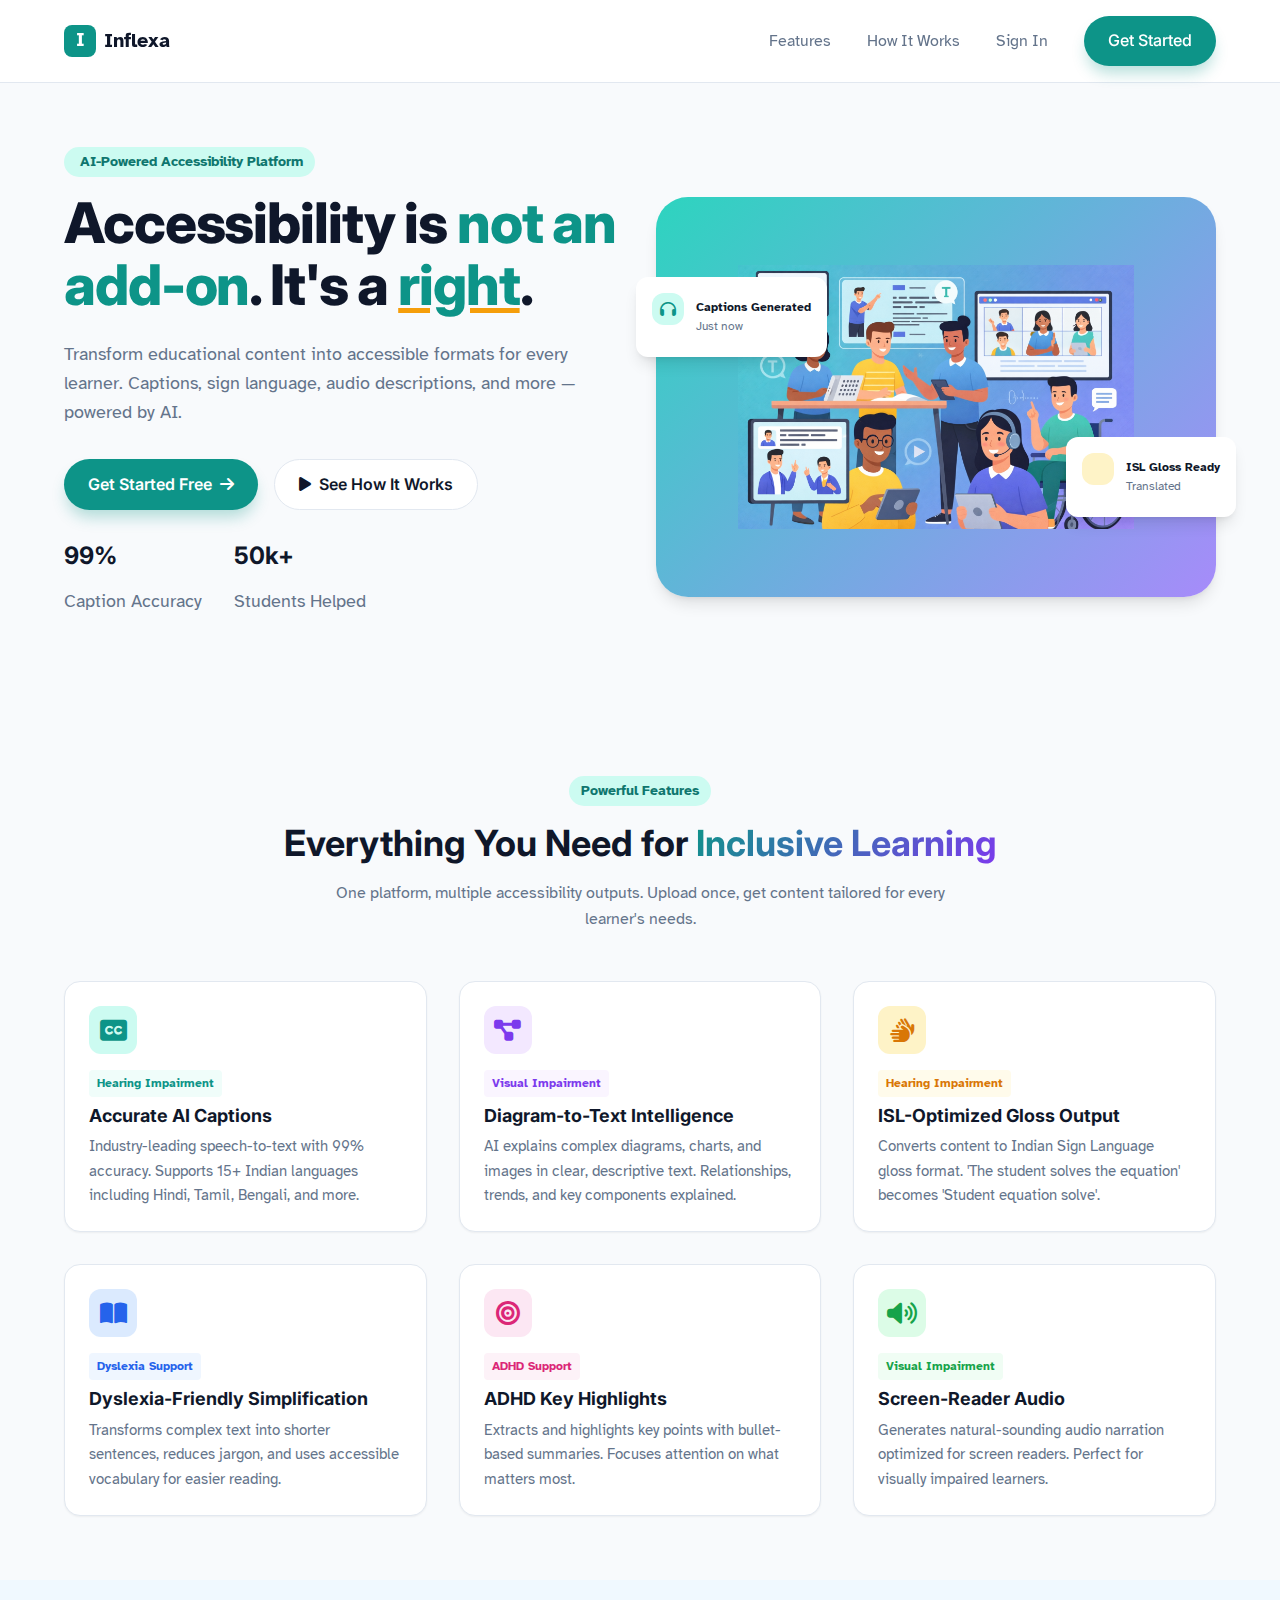
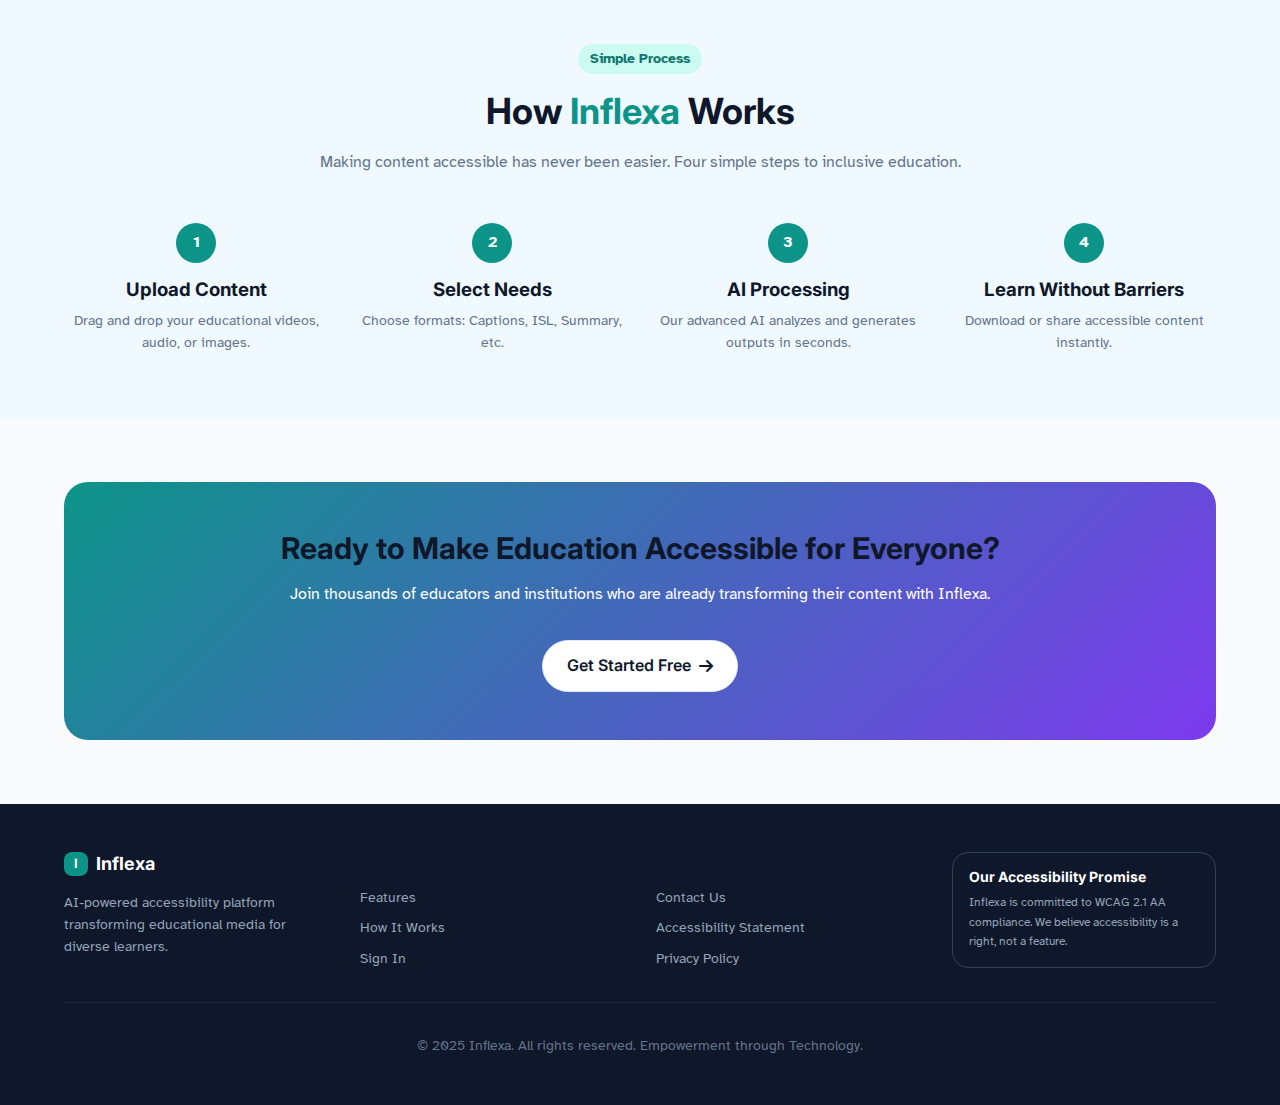
<file: frontend/index.html>
<!DOCTYPE html>
<html lang="en">
  <head>
    <meta charset="UTF-8" />
    <meta name="viewport" content="width=device-width, initial-scale=1.0" />
    <title>Inflexa | AI-Powered Accessibility Platform</title>
    <link rel="stylesheet" href="style.css" />
    <!-- FontAwesome for Icons -->
    <link
      rel="stylesheet"
      href="https://cdnjs.cloudflare.com/ajax/libs/font-awesome/6.4.0/css/all.min.css"
    />
  </head>

  <body>
    <!-- Navbar -->
    <nav class="navbar">
      <div class="container flex justify-between items-center">
        <a href="#" class="nav-logo">
          <div class="nav-logo-icon">I</div>
          Inflexa
        </a>
        <div class="nav-links">
          <a href="#features">Features</a>
          <a href="#how-it-works">How It Works</a>
          <a href="login.html">Sign In</a>
          <a href="signup.html" class="btn btn-primary ml-4">Get Started</a>
        </div>
        <!-- Mobile Menu Icon could go here -->
      </div>
    </nav>

    <!-- Hero Section -->
    <section class="hero">
      <div class="container grid grid-cols-2 items-center gap-8">
        <div class="hero-content">
          <span class="hero-badge"
            ><i class="fas fa-sparkles"></i> AI-Powered Accessibility
            Platform</span
          >
          <h1>
            Accessibility is <span class="text-primary">not an add-on</span>.
            It's a
            <span
              class="text-primary"
              style="
                text-decoration: underline;
                text-decoration-color: var(--accent);
              "
              >right</span
            >.
          </h1>
          <p>
            Transform educational content into accessible formats for every
            learner. Captions, sign language, audio descriptions, and more —
            powered by AI.
          </p>
          <div class="flex gap-4">
            <a href="signup.html" class="btn btn-primary"
              >Get Started Free <i class="fas fa-arrow-right ml-2"></i
            ></a>
            <a href="#how-it-works" class="btn btn-secondary"
              ><i class="fas fa-play mr-2"></i> See How It Works</a
            >
          </div>
          <div class="mt-8 flex gap-8">
            <div>
              <h3 class="text-2xl font-bold">99%</h3>
              <p class="text-sm text-muted">Caption Accuracy</p>
            </div>
            <div>
              <h3 class="text-2xl font-bold">50k+</h3>
              <p class="text-sm text-muted">Students Helped</p>
            </div>
          </div>
        </div>

        <div class="hero-image">
          <div class="hero-card">
            <img
              src="image.png"
              alt="Accessible Education Illustration"
              style="width: 80%; height: auto"
            />

            <!-- Floating Cards -->
            <div class="floating-card float-1">
              <div
                class="feature-icon"
                style="width: 32px; height: 32px; font-size: 1rem"
              >
                <i class="fas fa-headphones"></i>
              </div>
              <div>
                <div class="text-xs font-bold">Captions Generated</div>
                <div class="text-xs text-muted">Just now</div>
              </div>
            </div>

            <div class="floating-card float-2">
              <div
                class="feature-icon"
                style="
                  width: 32px;
                  height: 32px;
                  font-size: 1rem;
                  background: #fef3c7;
                  color: #d97706;
                "
              >
                <i class="fas fa-hands-sign-language"></i>
              </div>
              <div>
                <div class="text-xs font-bold">ISL Gloss Ready</div>
                <div class="text-xs text-muted">Translated</div>
              </div>
            </div>
          </div>
        </div>
      </div>
    </section>

    <!-- Features Section -->
    <section id="features" class="features">
      <div class="container">
        <div class="text-center mb-12">
          <span class="hero-badge">Powerful Features</span>
          <h2 class="text-4xl font-bold mb-4">
            Everything You Need for
            <span class="text-gradient">Inclusive Learning</span>
          </h2>
          <p class="text-muted max-w-2xl mx-auto">
            One platform, multiple accessibility outputs. Upload once, get
            content tailored for every learner's needs.
          </p>
        </div>

        <div class="grid grid-cols-3 gap-8">
          <!-- Feature 1 -->
          <div class="card">
            <div class="feature-icon">
              <i class="fas fa-closed-captioning"></i>
            </div>
            <span
              class="text-xs font-bold text-primary bg-teal-50 px-2 py-1 rounded mb-2 inline-block"
              >Hearing Impairment</span
            >
            <h3 class="feature-title">Accurate AI Captions</h3>
            <p class="feature-desc">
              Industry-leading speech-to-text with 99% accuracy. Supports 15+
              Indian languages including Hindi, Tamil, Bengali, and more.
            </p>
          </div>

          <!-- Feature 2 -->
          <div class="card">
            <div
              class="feature-icon"
              style="background: #f3e8ff; color: #7c3aed"
            >
              <i class="fas fa-project-diagram"></i>
            </div>
            <span
              class="text-xs font-bold text-purple-600 bg-purple-50 px-2 py-1 rounded mb-2 inline-block"
              >Visual Impairment</span
            >
            <h3 class="feature-title">Diagram-to-Text Intelligence</h3>
            <p class="feature-desc">
              AI explains complex diagrams, charts, and images in clear,
              descriptive text. Relationships, trends, and key components
              explained.
            </p>
          </div>

          <!-- Feature 3 -->
          <div class="card">
            <div
              class="feature-icon"
              style="background: #fef3c7; color: #d97706"
            >
              <i class="fas fa-hands"></i>
            </div>
            <span
              class="text-xs font-bold text-amber-600 bg-amber-50 px-2 py-1 rounded mb-2 inline-block"
              >Hearing Impairment</span
            >
            <h3 class="feature-title">ISL-Optimized Gloss Output</h3>
            <p class="feature-desc">
              Converts content to Indian Sign Language gloss format. 'The
              student solves the equation' becomes 'Student equation solve'.
            </p>
          </div>

          <!-- Feature 4 -->
          <div class="card">
            <div
              class="feature-icon"
              style="background: #dbeafe; color: #2563eb"
            >
              <i class="fas fa-book-open"></i>
            </div>
            <span
              class="text-xs font-bold text-blue-600 bg-blue-50 px-2 py-1 rounded mb-2 inline-block"
              >Dyslexia Support</span
            >
            <h3 class="feature-title">Dyslexia-Friendly Simplification</h3>
            <p class="feature-desc">
              Transforms complex text into shorter sentences, reduces jargon,
              and uses accessible vocabulary for easier reading.
            </p>
          </div>

          <!-- Feature 5 -->
          <div class="card">
            <div
              class="feature-icon"
              style="background: #fce7f3; color: #db2777"
            >
              <i class="fas fa-bullseye"></i>
            </div>
            <span
              class="text-xs font-bold text-pink-600 bg-pink-50 px-2 py-1 rounded mb-2 inline-block"
              >ADHD Support</span
            >
            <h3 class="feature-title">ADHD Key Highlights</h3>
            <p class="feature-desc">
              Extracts and highlights key points with bullet-based summaries.
              Focuses attention on what matters most.
            </p>
          </div>

          <!-- Feature 6 -->
          <div class="card">
            <div
              class="feature-icon"
              style="background: #dcfce7; color: #16a34a"
            >
              <i class="fas fa-volume-up"></i>
            </div>
            <span
              class="text-xs font-bold text-green-600 bg-green-50 px-2 py-1 rounded mb-2 inline-block"
              >Visual Impairment</span
            >
            <h3 class="feature-title">Screen-Reader Audio</h3>
            <p class="feature-desc">
              Generates natural-sounding audio narration optimized for screen
              readers. Perfect for visually impaired learners.
            </p>
          </div>
        </div>
      </div>
    </section>

    <!-- How It Works -->
    <section id="how-it-works" class="steps">
      <div class="container">
        <div class="text-center mb-12">
          <span class="hero-badge">Simple Process</span>
          <h2 class="text-4xl font-bold mb-4">
            How <span class="text-primary">Inflexa</span> Works
          </h2>
          <p class="text-muted">
            Making content accessible has never been easier. Four simple steps
            to inclusive education.
          </p>
        </div>

        <div class="grid grid-cols-4 gap-8">
          <div class="text-center step-item">
            <div class="step-number">1</div>
            <h3 class="font-bold mb-2">Upload Content</h3>
            <p class="text-sm text-muted">
              Drag and drop your educational videos, audio, or images.
            </p>
          </div>
          <div class="text-center step-item">
            <div class="step-number">2</div>
            <h3 class="font-bold mb-2">Select Needs</h3>
            <p class="text-sm text-muted">
              Choose formats: Captions, ISL, Summary, etc.
            </p>
          </div>
          <div class="text-center step-item">
            <div class="step-number">3</div>
            <h3 class="font-bold mb-2">AI Processing</h3>
            <p class="text-sm text-muted">
              Our advanced AI analyzes and generates outputs in seconds.
            </p>
          </div>
          <div class="text-center step-item">
            <div class="step-number">4</div>
            <h3 class="font-bold mb-2">Learn Without Barriers</h3>
            <p class="text-sm text-muted">
              Download or share accessible content instantly.
            </p>
          </div>
        </div>
      </div>
    </section>

    <!-- CTA Section -->
    <section class="py-16">
      <div class="container">
        <div
          class="bg-gradient-to-r from-teal-500 to-indigo-600 rounded-3xl p-12 text-center text-white relative overflow-hidden"
          style="background: linear-gradient(135deg, #0d9488, #7c3aed)"
        >
          <div class="relative z-10">
            <h2 class="text-3xl font-bold mb-4">
              Ready to Make Education Accessible for Everyone?
            </h2>
            <p class="mb-8 opacity-90">
              Join thousands of educators and institutions who are already
              transforming their content with Inflexa.
            </p>
            <div class="flex justify-center gap-4">
              <a href="signup.html" class="btn btn-secondary text-primary"
                >Get Started Free <i class="fas fa-arrow-right ml-2"></i
              ></a>
            </div>
          </div>
        </div>
      </div>
    </section>

    <!-- Footer -->
    <footer>
      <div class="container">
        <div class="grid grid-cols-4 gap-8 mb-8">
          <div>
            <h3
              class="text-white font-bold text-lg mb-4 flex items-center gap-2"
            >
              <div
                class="nav-logo-icon"
                style="width: 24px; height: 24px; font-size: 0.8rem"
              >
                I
              </div>
              Inflexa
            </h3>
            <p class="text-sm text-gray-400">
              AI-powered accessibility platform transforming educational media
              for diverse learners.
            </p>
          </div>
          <div>
            <h4 class="font-bold mb-4">Platform</h4>
            <ul class="text-sm space-y-2">
              <li><a href="#features">Features</a></li>
              <li><a href="#how-it-works">How It Works</a></li>
              <li><a href="login.html">Sign In</a></li>
            </ul>
          </div>
          <div>
            <h4 class="font-bold mb-4">Support</h4>
            <ul class="text-sm space-y-2">
              <li><a href="#">Contact Us</a></li>
              <li><a href="#">Accessibility Statement</a></li>
              <li><a href="#">Privacy Policy</a></li>
            </ul>
          </div>
          <div>
            <div class="p-4 border border-gray-700 rounded-lg">
              <h4 class="font-bold mb-2 text-sm text-white">
                Our Accessibility Promise
              </h4>
              <p class="text-xs text-gray-400">
                Inflexa is committed to WCAG 2.1 AA compliance. We believe
                accessibility is a right, not a feature.
              </p>
            </div>
          </div>
        </div>
        <div
          class="border-t border-gray-800 pt-8 text-center text-sm text-gray-500"
        >
          &copy; 2025 Inflexa. All rights reserved. Empowerment through
          Technology.
        </div>
      </div>
    </footer>

    <script src="main.js"></script>
  </body>
</html>
</file>
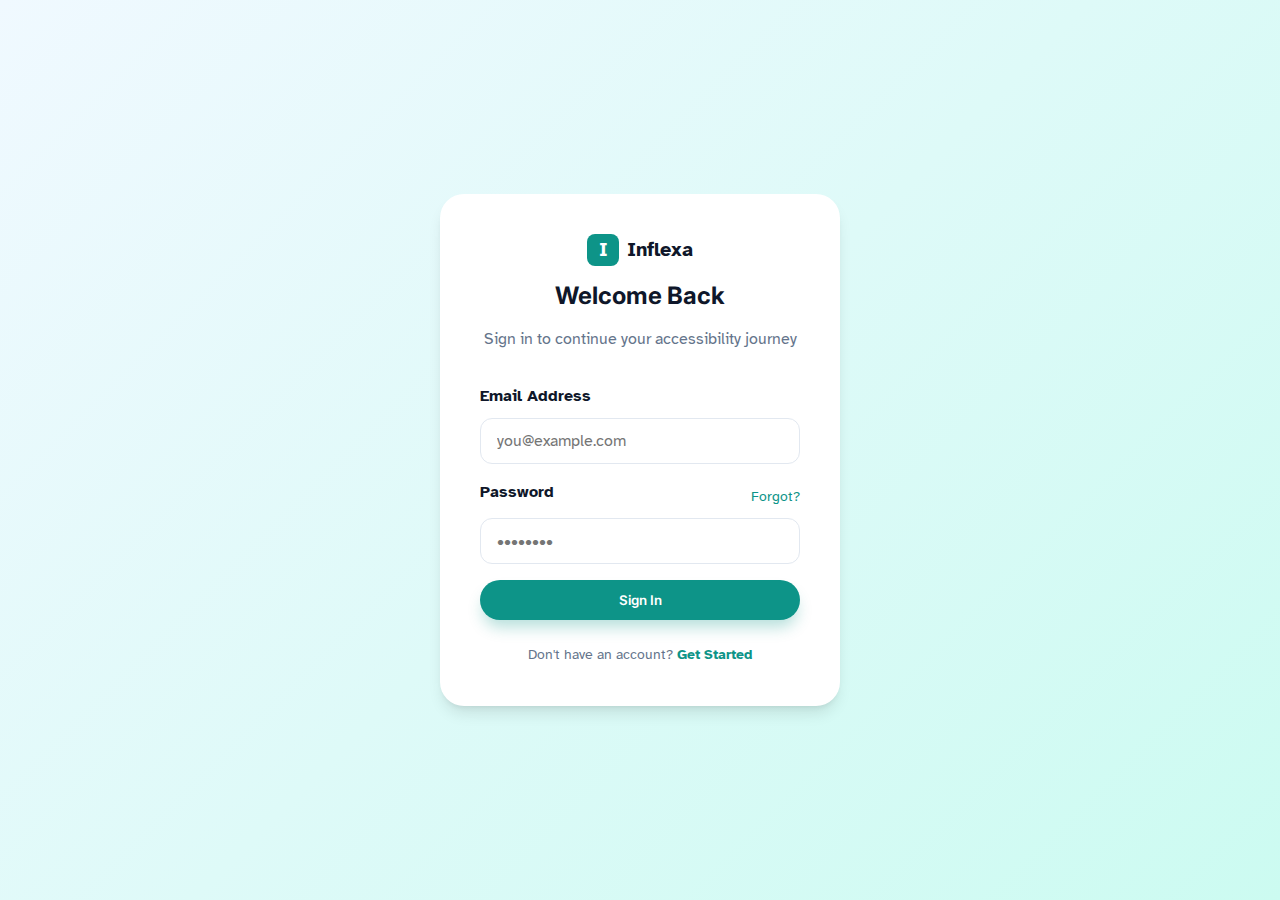
<file: frontend/login.html>
<!DOCTYPE html>
<html lang="en">

<head>
    <meta charset="UTF-8">
    <meta name="viewport" content="width=device-width, initial-scale=1.0">
    <title>Sign In - Inflexa</title>
    <link rel="stylesheet" href="style.css">
</head>

<body>
    <div class="auth-container">
        <div class="auth-card">
            <div class="text-center mb-8">
                <a href="index.html" class="nav-logo justify-center mb-4">
                    <div class="nav-logo-icon">I</div>
                    Inflexa
                </a>
                <h2 class="text-2xl font-bold">Welcome Back</h2>
                <p class="text-muted">Sign in to continue your accessibility journey</p>
            </div>

            <form id="loginForm">
                <div class="form-group">
                    <label class="form-label" for="email">Email Address</label>
                    <input type="email" id="email" class="form-input" placeholder="you@example.com" required>
                </div>
                <div class="form-group">
                    <div class="flex justify-between items-center mb-1">
                        <label class="form-label mb-0" for="password">Password</label>
                        <a href="#" class="text-sm text-primary">Forgot?</a>
                    </div>
                    <input type="password" id="password" class="form-input" placeholder="••••••••" required>
                </div>
                <button type="submit" class="btn btn-primary w-full" style="width: 100%;">Sign In</button>
            </form>

            <div class="mt-6 text-center text-sm text-muted">
                Don't have an account? <a href="signup.html" class="text-primary font-semibold">Get Started</a>
            </div>
        </div>
    </div>
    <script src="main.js"></script>
</body>

</html>
</file>
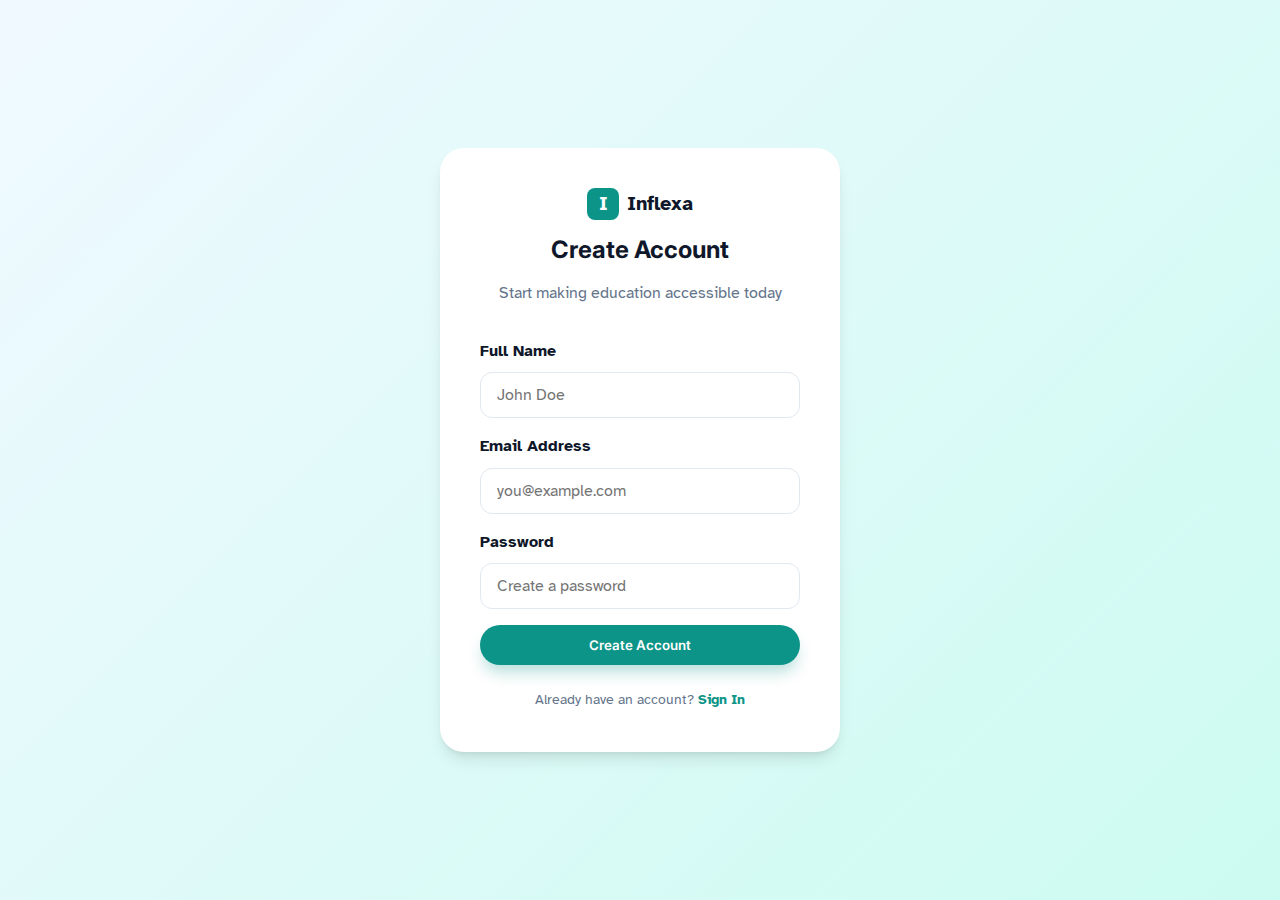
<file: frontend/signup.html>
<!DOCTYPE html>
<html lang="en">

<head>
    <meta charset="UTF-8">
    <meta name="viewport" content="width=device-width, initial-scale=1.0">
    <title>Sign Up - Inflexa</title>
    <link rel="stylesheet" href="style.css">
</head>

<body>
    <div class="auth-container">
        <div class="auth-card">
            <div class="text-center mb-8">
                <a href="index.html" class="nav-logo justify-center mb-4">
                    <div class="nav-logo-icon">I</div>
                    Inflexa
                </a>
                <h2 class="text-2xl font-bold">Create Account</h2>
                <p class="text-muted">Start making education accessible today</p>
            </div>

            <form id="signupForm">
                <div class="form-group">
                    <label class="form-label" for="name">Full Name</label>
                    <input type="text" id="name" class="form-input" placeholder="John Doe" required>
                </div>
                <div class="form-group">
                    <label class="form-label" for="email">Email Address</label>
                    <input type="email" id="email" class="form-input" placeholder="you@example.com" required>
                </div>
                <div class="form-group">
                    <label class="form-label" for="password">Password</label>
                    <input type="password" id="password" class="form-input" placeholder="Create a password" required>
                </div>
                <button type="submit" class="btn btn-primary w-full" style="width: 100%;">Create Account</button>
            </form>

            <div class="mt-6 text-center text-sm text-muted">
                Already have an account? <a href="login.html" class="text-primary font-semibold">Sign In</a>
            </div>
        </div>
    </div>
    <script src="main.js"></script>
</body>

</html>
</file>
<file: frontend/style.css>
/* =========================================
   Inflexa Design System
   Theme: Inclusive EdTech (Teal/Cyan)
   ========================================= */

@import url('https://fonts.googleapis.com/css2?family=Atkinson+Hyperlegible:ital,wght@0,400;0,700;1,400;1,700&family=Inter:wght@400;500;600;700&display=swap');

:root {
    /* Brand Colors */
    --primary: #0D9488;
    /* Teal 600 */
    --primary-dark: #0F766E;
    /* Teal 700 */
    --primary-light: #CCFBF1;
    /* Teal 100 */

    --secondary: #7C3AED;
    /* Violet 600 */
    --secondary-light: #EDE9FE;

    --accent: #F59E0B;
    /* Amber 500 */
    --danger: #EF4444;

    /* Neutrals */
    --bg-body: #F8FAFC;
    /* Slate 50 */
    --bg-surface: #FFFFFF;
    --text-main: #0F172A;
    /* Slate 900 */
    --text-muted: #64748B;
    /* Slate 500 */
    --border: #E2E8F0;
    /* Slate 200 */

    /* Typography */
    --font-heading: 'Inter', sans-serif;
    --font-body: 'Atkinson Hyperlegible', sans-serif;

    /* Shadows */
    --shadow-sm: 0 1px 2px 0 rgb(0 0 0 / 0.05);
    --shadow-md: 0 4px 6px -1px rgb(0 0 0 / 0.1), 0 2px 4px -2px rgb(0 0 0 / 0.1);
    --shadow-lg: 0 10px 15px -3px rgb(0 0 0 / 0.1), 0 4px 6px -4px rgb(0 0 0 / 0.1);
    --shadow-primary: 0 10px 15px -3px rgba(13, 148, 136, 0.3);

    /* Spacing */
    --container-width: 1200px;
    --radius-sm: 0.375rem;
    --radius-md: 0.75rem;
    --radius-lg: 1rem;
    --radius-pill: 9999px;
}

/* =========================================
   Reset & Base
   ========================================= */
* {
    box-sizing: border-box;
    margin: 0;
    padding: 0;
}

body {
    font-family: var(--font-body);
    background-color: var(--bg-body);
    color: var(--text-main);
    line-height: 1.6;
    overflow-x: hidden;
}

h1,
h2,
h3,
h4,
h5,
h6 {
    font-family: var(--font-heading);
    line-height: 1.2;
    color: var(--text-main);
    margin-bottom: 1rem;
}

a {
    text-decoration: none;
    color: inherit;
    transition: color 0.2s;
}

ul {
    list-style: none;
}

img {
    max-width: 100%;
    display: block;
}

button,
input,
textarea {
    font-family: inherit;
}

/* =========================================
   Utilities (Tailwind-like)
   ========================================= */
.container {
    max-width: var(--container-width);
    margin: 0 auto;
    padding: 0 1.5rem;
}

/* Layout */
.flex {
    display: flex;
}

.flex-col {
    flex-direction: column;
}

.items-center {
    align-items: center;
}

.justify-between {
    justify-content: space-between;
}

.justify-center {
    justify-content: center;
}

.flex-1 {
    flex: 1 1 0%;
}

.wrap {
    flex-wrap: wrap;
}

.hidden {
    display: none !important;
}

.block {
    display: block;
}

.inline-block {
    display: inline-block;
}

.relative {
    position: relative;
}

.absolute {
    position: absolute;
}

.z-10 {
    z-index: 10;
}

.overflow-hidden {
    overflow: hidden;
}

/* Grid */
.grid {
    display: grid;
}

.grid-cols-2 {
    grid-template-columns: repeat(2, 1fr);
}

.grid-cols-3 {
    grid-template-columns: repeat(3, 1fr);
}

.grid-cols-4 {
    grid-template-columns: repeat(4, 1fr);
}

.col-span-2 {
    grid-column: span 2;
}

.gap-2 {
    gap: 0.5rem;
}

.gap-4 {
    gap: 1rem;
}

.gap-8 {
    gap: 2rem;
}

/* Spacing (Margin/Padding) */
.m-0 {
    margin: 0;
}

.m-auto {
    margin: auto;
}

.mx-auto {
    margin-left: auto;
    margin-right: auto;
}

.mt-auto {
    margin-top: auto;
}

.mb-0 {
    margin-bottom: 0;
}

.mb-1 {
    margin-bottom: 0.25rem;
}

.mb-2 {
    margin-bottom: 0.5rem;
}

.mb-4 {
    margin-bottom: 1rem;
}

.mb-6 {
    margin-bottom: 1.5rem;
}

.mb-8 {
    margin-bottom: 2rem;
}

.mb-12 {
    margin-bottom: 3rem;
}

.mt-2 {
    margin-top: 0.5rem;
}

.mt-4 {
    margin-top: 1rem;
}

.mt-6 {
    margin-top: 1.5rem;
}

.mt-8 {
    margin-top: 2rem;
}

.ml-2 {
    margin-left: 0.5rem;
}

.ml-4 {
    margin-left: 1rem;
}

.mr-2 {
    margin-right: 0.5rem;
}

.p-2 {
    padding: 0.5rem;
}

.p-3 {
    padding: 0.75rem;
}

.p-4 {
    padding: 1rem;
}

.p-8 {
    padding: 2rem;
}

.p-12 {
    padding: 3rem;
}

.px-2 {
    padding-left: 0.5rem;
    padding-right: 0.5rem;
}

.px-3 {
    padding-left: 0.75rem;
    padding-right: 0.75rem;
}

.py-1 {
    padding-top: 0.25rem;
    padding-bottom: 0.25rem;
}

.py-12 {
    padding-top: 3rem;
    padding-bottom: 3rem;
}

.py-16 {
    padding-top: 4rem;
    padding-bottom: 4rem;
}

.pt-6 {
    padding-top: 1.5rem;
}

.pt-8 {
    padding-top: 2rem;
}

/* Typography */
.text-center {
    text-align: center;
}

.uppercase {
    text-transform: uppercase;
}

.font-bold {
    font-weight: 700;
}

.font-semibold {
    font-weight: 600;
}

.text-xs {
    font-size: 0.75rem;
}

.text-sm {
    font-size: 0.875rem;
}

.text-base {
    font-size: 1rem;
}

.text-lg {
    font-size: 1.125rem;
}

.text-xl {
    font-size: 1.25rem;
}

.text-2xl {
    font-size: 1.5rem;
}

.text-3xl {
    font-size: 1.875rem;
}

.text-4xl {
    font-size: 2.25rem;
}

.text-primary {
    color: var(--primary);
}

.text-danger {
    color: var(--danger);
}

.text-muted {
    color: var(--text-muted);
}

.text-white {
    color: white;
}

.text-gray-400 {
    color: #94A3B8;
}

.text-gray-500 {
    color: #64748B;
}

.text-gray-700 {
    color: #334155;
}

.text-teal-600 {
    color: #0D9488;
}

.text-teal-700 {
    color: #0F766E;
}

.text-purple-600 {
    color: #7C3AED;
}

.text-amber-600 {
    color: #D97706;
}

.text-blue-600 {
    color: #2563EB;
}

.text-pink-600 {
    color: #DB2777;
}

.text-green-600 {
    color: #16A34A;
}

.text-gradient {
    background: linear-gradient(135deg, var(--primary) 0%, var(--secondary) 100%);
    -webkit-background-clip: text;
    background-clip: text;
    -webkit-text-fill-color: transparent;
}

/* Backgrounds */
.bg-white {
    background-color: white;
}

.bg-gray-50 {
    background-color: #F8FAFC;
}

.bg-gray-200 {
    background-color: #E2E8F0;
}

.bg-teal-50 {
    background-color: #F0FDFA;
}

.bg-teal-100 {
    background-color: #CCFBF1;
}

.bg-purple-50 {
    background-color: #FAF5FF;
}

.bg-amber-50 {
    background-color: #FFFBEB;
}

.bg-blue-50 {
    background-color: #EFF6FF;
}

.bg-pink-50 {
    background-color: #FDF2F8;
}

.bg-green-50 {
    background-color: #F0FDF4;
}

.hover\:bg-gray-50:hover {
    background-color: #F8FAFC;
}

/* Borders & Sizing */
.border {
    border: 1px solid var(--border);
}

.border-t {
    border-top: 1px solid var(--border);
}

.border-gray-100 {
    border-color: #F1F5F9;
}

.border-gray-200 {
    border-color: #E2E8F0;
}

.border-gray-700 {
    border-color: #334155;
}

.border-gray-800 {
    border-color: #1E293B;
}

.rounded {
    border-radius: 0.25rem;
}

.rounded-md {
    border-radius: var(--radius-md);
}

.rounded-lg {
    border-radius: var(--radius-lg);
}

.rounded-3xl {
    border-radius: 1.5rem;
}

.rounded-full {
    border-radius: 9999px;
}

.w-full {
    width: 100%;
}

.w-5 {
    width: 1.25rem;
}

.w-8 {
    width: 2rem;
}

.w-10 {
    width: 2.5rem;
}

.h-5 {
    height: 1.25rem;
}

.h-8 {
    height: 2rem;
}

.h-10 {
    height: 2.5rem;
}

.h-px {
    height: 1px;
}

.max-w-2xl {
    max-width: 42rem;
}

.cursor-pointer {
    cursor: pointer;
}

.space-y-2> :not([hidden])~ :not([hidden]) {
    margin-top: 0.5rem;
}

.space-y-3> :not([hidden])~ :not([hidden]) {
    margin-top: 0.75rem;
}

/* =========================================
   Components
   ========================================= */

/* Buttons */
.btn {
    display: inline-flex;
    align-items: center;
    justify-content: center;
    padding: 0.75rem 1.5rem;
    border-radius: var(--radius-pill);
    font-weight: 600;
    cursor: pointer;
    transition: all 0.2s ease;
    border: none;
    font-family: var(--font-heading);
    text-decoration: none;
}

.btn-sm {
    padding: 0.5rem 1rem;
    font-size: 0.875rem;
}

.btn-primary {
    background-color: var(--primary);
    color: white !important;
    /* Ensure visibility against any link overrides */
    box-shadow: var(--shadow-primary);
}

.btn-primary:hover {
    background-color: var(--primary-dark);
    transform: translateY(-1px);
}

.btn-secondary {
    background-color: white;
    color: var(--text-main);
    border: 1px solid var(--border);
}

.btn-secondary:hover {
    background-color: var(--bg-body);
    border-color: var(--text-muted);
}

.btn-outline {
    background: transparent;
    color: var(--primary);
    border: 2px solid var(--primary);
}

.btn-outline:hover {
    background: var(--primary-light);
}

/* Cards */
.card {
    background: var(--bg-surface);
    border-radius: var(--radius-lg);
    padding: 1.5rem;
    box-shadow: var(--shadow-sm);
    border: 1px solid var(--border);
    transition: transform 0.2s, box-shadow 0.2s;
}

.card:hover {
    transform: translateY(-2px);
    box-shadow: var(--shadow-md);
}

/* =========================================
   Professional Split-Layout Results
   ========================================= */

.results-section-container {
    max-width: 1400px;
    /* Wider for split view */
    margin: 0 auto;
}

.results-split-layout {
    display: grid;
    grid-template-columns: 45% 55%;
    /* Diagram takes 45%, Text 55% */
    gap: 2.5rem;
    align-items: start;
    position: relative;
}

/* Sticky Column for Visuals */
.sticky-column {
    position: sticky;
    top: 6rem;
    /* Below navbar */
    height: fit-content;
    max-height: calc(100vh - 8rem);
    overflow-y: auto;
}

/* Clean Cards (Glass/Apple Aesthetic) */
.card-professional {
    background: white;
    border-radius: 1rem;
    border: none;
    /* No hard border */
    box-shadow: 0 4px 6px -1px rgba(0, 0, 0, 0.05), 0 2px 4px -1px rgba(0, 0, 0, 0.03);
    /* Soft shadow */
    overflow: hidden;
    transition: all 0.2s ease-in-out;
    margin-bottom: 2rem;
    /* Spacing between scrolling cards */
}

.card-professional:hover {
    box-shadow: 0 20px 25px -5px rgba(0, 0, 0, 0.1), 0 10px 10px -5px rgba(0, 0, 0, 0.04);
}

.image-preview-container {
    cursor: zoom-in;
    position: relative;
    background: #f8fafc;
    border-bottom: 1px solid var(--border);
    text-align: center;
}

.image-preview-rect {
    width: 100%;
    max-height: 400px;
    /* Larger preview */
    object-fit: contain;
    display: block;
    margin: 0 auto;
}

.image-overlay-icon {
    position: absolute;
    top: 50%;
    left: 50%;
    transform: translate(-50%, -50%);
    background: rgba(0, 0, 0, 0.5);
    color: white;
    padding: 1rem;
    border-radius: 50%;
    opacity: 0;
    transition: opacity 0.2s;
    pointer-events: none;
}

.image-preview-container:hover .image-overlay-icon {
    opacity: 1;
}

/* Typography Spacing */
.prose {
    line-height: 1.8;
    color: var(--text-main);
    font-size: 1.05rem;
}

.prose strong {
    color: var(--primary-dark);
    font-weight: 700;
}

/* =========================================
   Zoom Modal
   ========================================= */
.zoom-modal {
    display: none;
    position: fixed;
    z-index: 1000;
    left: 0;
    top: 0;
    width: 100%;
    height: 100%;
    overflow: auto;
    background-color: rgba(0, 0, 0, 0.9);
    backdrop-filter: blur(5px);
    justify-content: center;
    align-items: center;
    animation: fadeIn 0.2s;
}

.modal-content {
    margin: auto;
    display: block;
    max-width: 90%;
    max-height: 90vh;
    border-radius: 0.5rem;
    box-shadow: 0 0 50px rgba(0, 0, 0, 0.5);
}

.close-modal {
    position: absolute;
    top: 20px;
    right: 35px;
    color: #f1f1f1;
    font-size: 40px;
    font-weight: bold;
    cursor: pointer;
    transition: 0.3s;
}

.close-modal:hover {
    color: var(--primary-light);
}

@keyframes fadeIn {
    from {
        opacity: 0
    }

    to {
        opacity: 1
    }
}

/* Inputs */
.form-group {
    margin-bottom: 1rem;
}

.form-label {
    display: block;
    margin-bottom: 0.5rem;
    font-weight: 600;
    color: var(--text-main);
}

.form-input {
    width: 100%;
    padding: 0.75rem 1rem;
    border: 1px solid var(--border);
    border-radius: var(--radius-md);
    font-family: var(--font-body);
    font-size: 1rem;
    transition: border-color 0.2s, box-shadow 0.2s;
    background: #fff;
}

.form-input:focus {
    outline: none;
    border-color: var(--primary);
    box-shadow: 0 0 0 3px var(--primary-light);
}

/* =========================================
   Layout Sections
   ========================================= */

/* Navbar */
.navbar {
    background: rgba(255, 255, 255, 0.9);
    backdrop-filter: blur(10px);
    position: sticky;
    top: 0;
    z-index: 100;
    border-bottom: 1px solid var(--border);
    padding: 1rem 0;
}

.nav-logo {
    display: flex;
    align-items: center;
    gap: 0.5rem;
    font-weight: 700;
    font-size: 1.25rem;
    color: var(--text-main);
}

.nav-logo-icon {
    width: 32px;
    height: 32px;
    background: var(--primary);
    color: white;
    border-radius: 8px;
    display: flex;
    align-items: center;
    justify-content: center;
    font-size: 1.2rem;
}

.nav-links a {
    color: var(--text-muted);
    font-weight: 500;
    margin-left: 2rem;
}

.nav-links a:hover {
    color: var(--primary);
}

/* Hero */
.hero {
    padding: 4rem 0;
    position: relative;
    overflow: hidden;
}

.hero-content {
    max-width: 600px;
}

.hero-badge {
    display: inline-block;
    background: var(--primary-light);
    color: var(--primary-dark);
    padding: 0.25rem 0.75rem;
    border-radius: var(--radius-pill);
    font-size: 0.875rem;
    font-weight: 600;
    margin-bottom: 1rem;
}

.hero h1 {
    font-size: 3.5rem;
    font-weight: 800;
    margin-bottom: 1.5rem;
    letter-spacing: -0.02em;
    line-height: 1.1;
}

.hero p {
    font-size: 1.125rem;
    color: var(--text-muted);
    margin-bottom: 2rem;
}

.hero-image {
    position: relative;
}

.hero-card {
    background: linear-gradient(135deg, #2DD4BF 0%, #A78BFA 100%);
    border-radius: 2rem;
    padding: 2rem;
    box-shadow: var(--shadow-lg);
    position: relative;
    min-height: 400px;
    display: flex;
    align-items: center;
    justify-content: center;
}

.floating-card {
    background: white;
    padding: 1rem;
    border-radius: var(--radius-md);
    box-shadow: var(--shadow-lg);
    position: absolute;
    display: flex;
    align-items: center;
    gap: 0.75rem;
    animation: float 6s ease-in-out infinite;
    z-index: 10;
}

.float-1 {
    top: 20%;
    left: -20px;
    animation-delay: 0s;
}

.float-2 {
    bottom: 20%;
    right: -20px;
    animation-delay: 2s;
}

@keyframes float {
    0% {
        transform: translateY(0px);
    }

    50% {
        transform: translateY(-10px);
    }

    100% {
        transform: translateY(0px);
    }
}

/* Features */
.features {
    padding: 4rem 0;
}

.feature-icon {
    width: 48px;
    height: 48px;
    background: var(--primary-light);
    color: var(--primary);
    border-radius: var(--radius-md);
    display: flex;
    align-items: center;
    justify-content: center;
    font-size: 1.5rem;
    margin-bottom: 1rem;
}

.feature-title {
    font-weight: 700;
    margin-bottom: 0.5rem;
    font-size: 1.125rem;
}

.feature-desc {
    color: var(--text-muted);
    font-size: 0.95rem;
}

/* How it Works */
.steps {
    padding: 4rem 0;
    background: #F0F9FF;
}

.step-item {
    position: relative;
    z-index: 1;
}

.step-number {
    width: 40px;
    height: 40px;
    background: var(--primary);
    color: white;
    border-radius: 50%;
    display: flex;
    align-items: center;
    justify-content: center;
    font-weight: 700;
    margin: 0 auto 1rem;
}

/* Footer */
footer {
    background: #0F172A;
    color: white;
    padding: 3rem 0;
}

footer a {
    color: #94A3B8;
}

footer a:hover {
    color: white;
}

/* Dashboard Specifics */
.dashboard-layout {
    display: flex;
    min-height: 100vh;
}

.sidebar {
    width: 250px;
    background: white;
    border-right: 1px solid var(--border);
    padding: 1.5rem;
    flex-shrink: 0;
}

.sidebar-link {
    display: flex;
    align-items: center;
    gap: 0.75rem;
    padding: 0.75rem;
    color: var(--text-muted);
    border-radius: var(--radius-md);
    margin-bottom: 0.25rem;
}

.sidebar-link:hover,
.sidebar-link.active {
    background: var(--primary-light);
    color: var(--primary-dark);
}

.main-area {
    flex: 1;
    padding: 2rem;
    background: var(--bg-body);
}

.upload-zone {
    border: 2px dashed var(--border);
    border-radius: var(--radius-lg);
    padding: 3rem;
    text-align: center;
    background: white;
    transition: border-color 0.2s;
    cursor: pointer;
}

.upload-zone:hover,
.upload-zone.dragover {
    border-color: var(--primary);
    background: var(--primary-light);
}

/* Auth Pages */
.auth-container {
    min-height: 100vh;
    display: flex;
    align-items: center;
    justify-content: center;
    background: linear-gradient(135deg, #F0F9FF 0%, #CCFBF1 100%);
}

.auth-card {
    background: white;
    padding: 2.5rem;
    border-radius: 1.5rem;
    box-shadow: var(--shadow-lg);
    width: 100%;
    max-width: 400px;
}

/* Responsive */
@media (max-width: 768px) {

    .grid-cols-2,
    .grid-cols-3,
    .grid-cols-4 {
        grid-template-columns: 1fr;
    }

    .hero {
        text-align: center;
    }

    .hero-content {
        margin: 0 auto;
    }

    .hero-card {
        display: none;
    }

    .nav-links {
        display: none;
    }

    .dashboard-layout {
        flex-direction: column;
    }

    .sidebar {
        width: 100%;
        border-right: none;
        border-bottom: 1px solid var(--border);
    }
}

/* =========================================
   Video Captions Overlay
   ========================================= */

.video-container {
    position: relative;
    width: 100%;
    background: #000;
    border-radius: 0.5rem;
    overflow: hidden;
    aspect-ratio: 16/9;
}

.video-player {
    width: 100%;
    height: 100%;
    display: block;
}

.video-captions-overlay {
    position: absolute;
    bottom: 12%;
    left: 50%;
    transform: translateX(-50%);
    width: 90%;
    text-align: center;
    pointer-events: none;
    /* Don't block video controls */
    z-index: 2147483647;
    /* Maximum z-index to stay above browser full-screen controls if possible */
}

/* Ensure overlay stays on top when container is full-screened */
.video-container:fullscreen .video-captions-overlay {
    bottom: 15%;
    z-index: 2147483647;
}

.video-container:fullscreen .caption-bubble {
    font-size: 2.5rem;
    padding: 1rem 2rem;
    backdrop-filter: blur(10px);
    background: rgba(0, 0, 0, 0.7);
}


.caption-bubble {
    display: inline-block;
    background: rgba(0, 0, 0, 0.85);
    color: #fff;
    padding: 0.4rem 1rem;
    border-radius: 0.2rem;
    font-size: 1.25rem;
    font-weight: 500;
    line-height: 1.4;
    box-shadow: 0 4px 10px rgba(0, 0, 0, 0.5);
    border: 1px solid rgba(255, 255, 255, 0.1);
    min-height: 2em;
}

/* Hide bubble when there's no text */
.caption-bubble:empty {
    display: none;
}


.isl-mode .caption-bubble {
    border-bottom: 3px solid #f59e0b;
    /* Amber accent for ISL */
    font-family: inherit;
    text-transform: uppercase;
    letter-spacing: 0.5px;
}

.caption-controls {
    display: flex;
    gap: 0.5rem;
    margin-top: 1rem;
    padding: 0.75rem 1rem;
    background: #f8fafc;
    border-radius: 0.75rem;
    justify-content: center;
    border: 1px solid #e2e8f0;
}

.caption-btn {
    padding: 0.4rem 1rem;
    font-size: 0.8rem;
    font-weight: 600;
    border-radius: 9999px;
    cursor: pointer;
    transition: all 0.2s;
    border: 1px solid #cbd5e1;
    background: #fff;
    color: #64748b;
}

.caption-btn.active {
    background: #0d9488;
    /* Teal */
    color: white;
    border-color: #0d9488;
}

.caption-btn:hover:not(.active) {
    background: #f1f5f9;
    border-color: #94a3b8;
}
</file>
